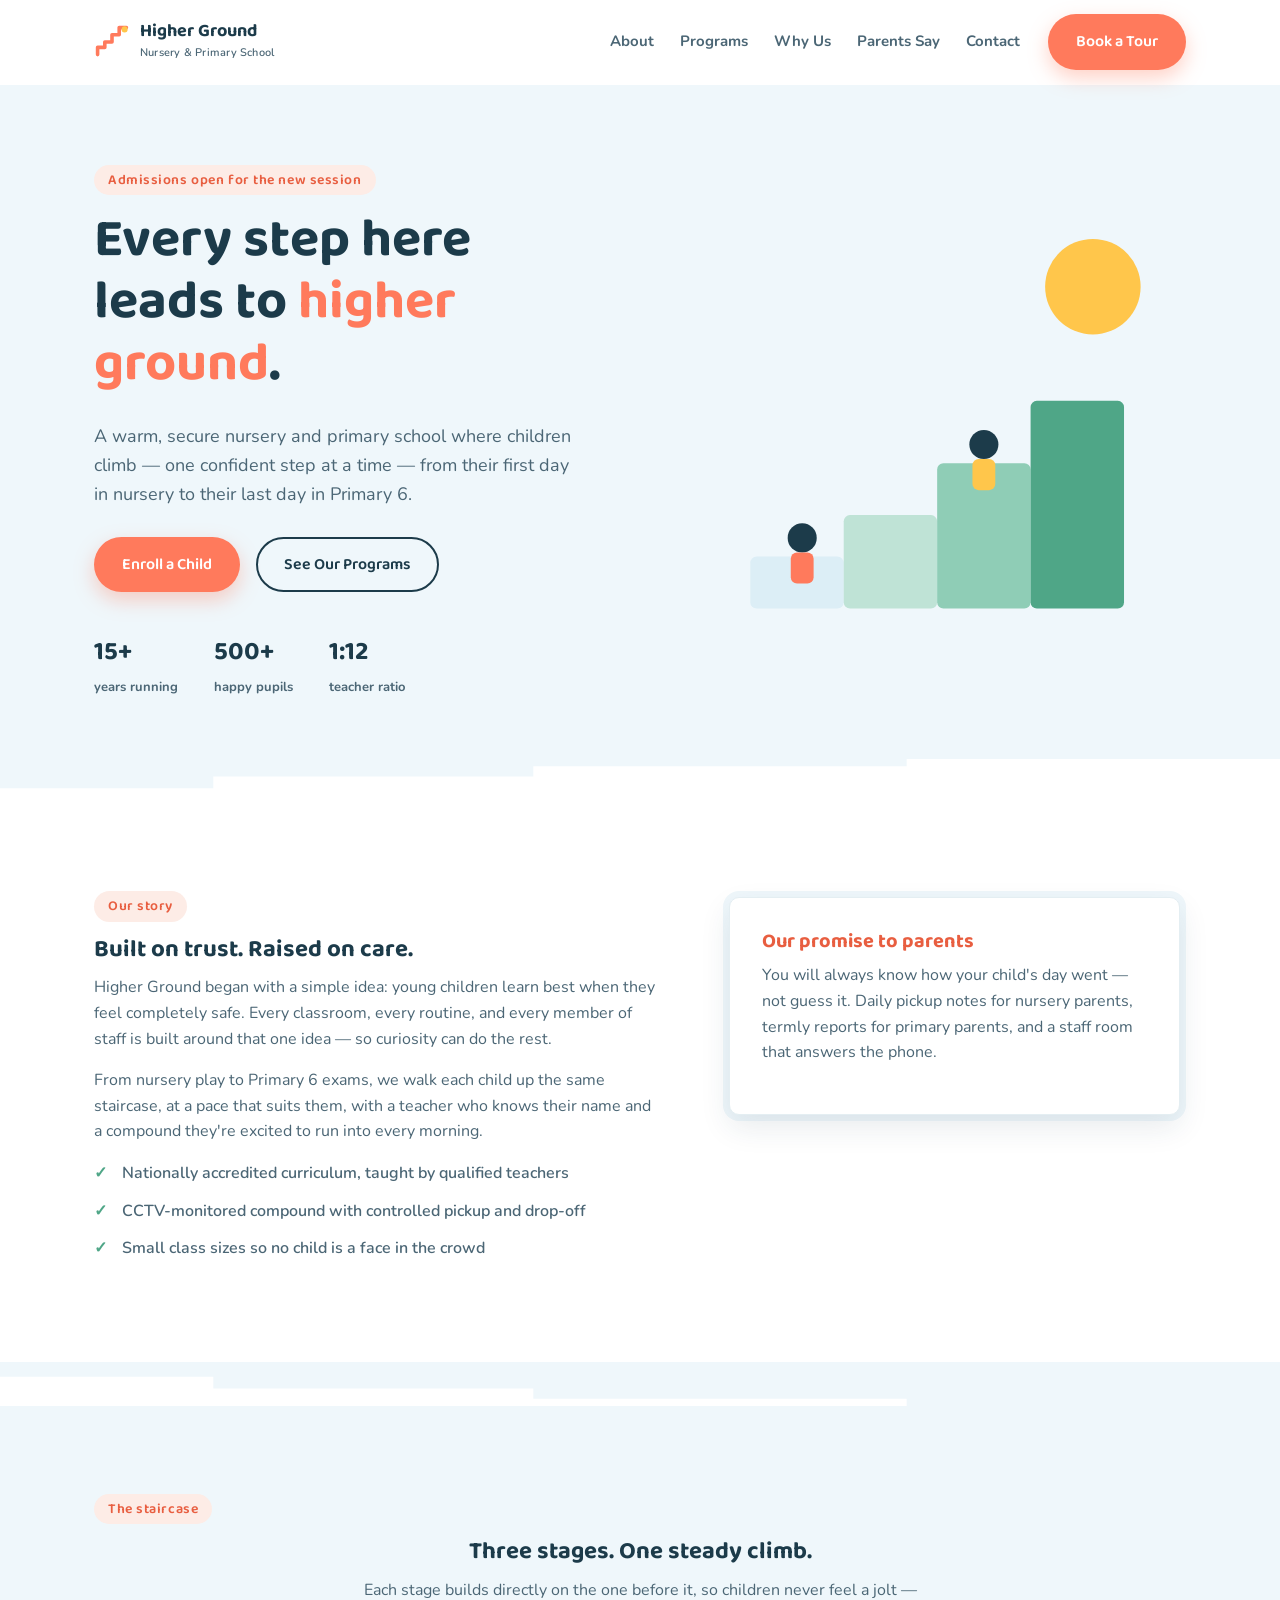
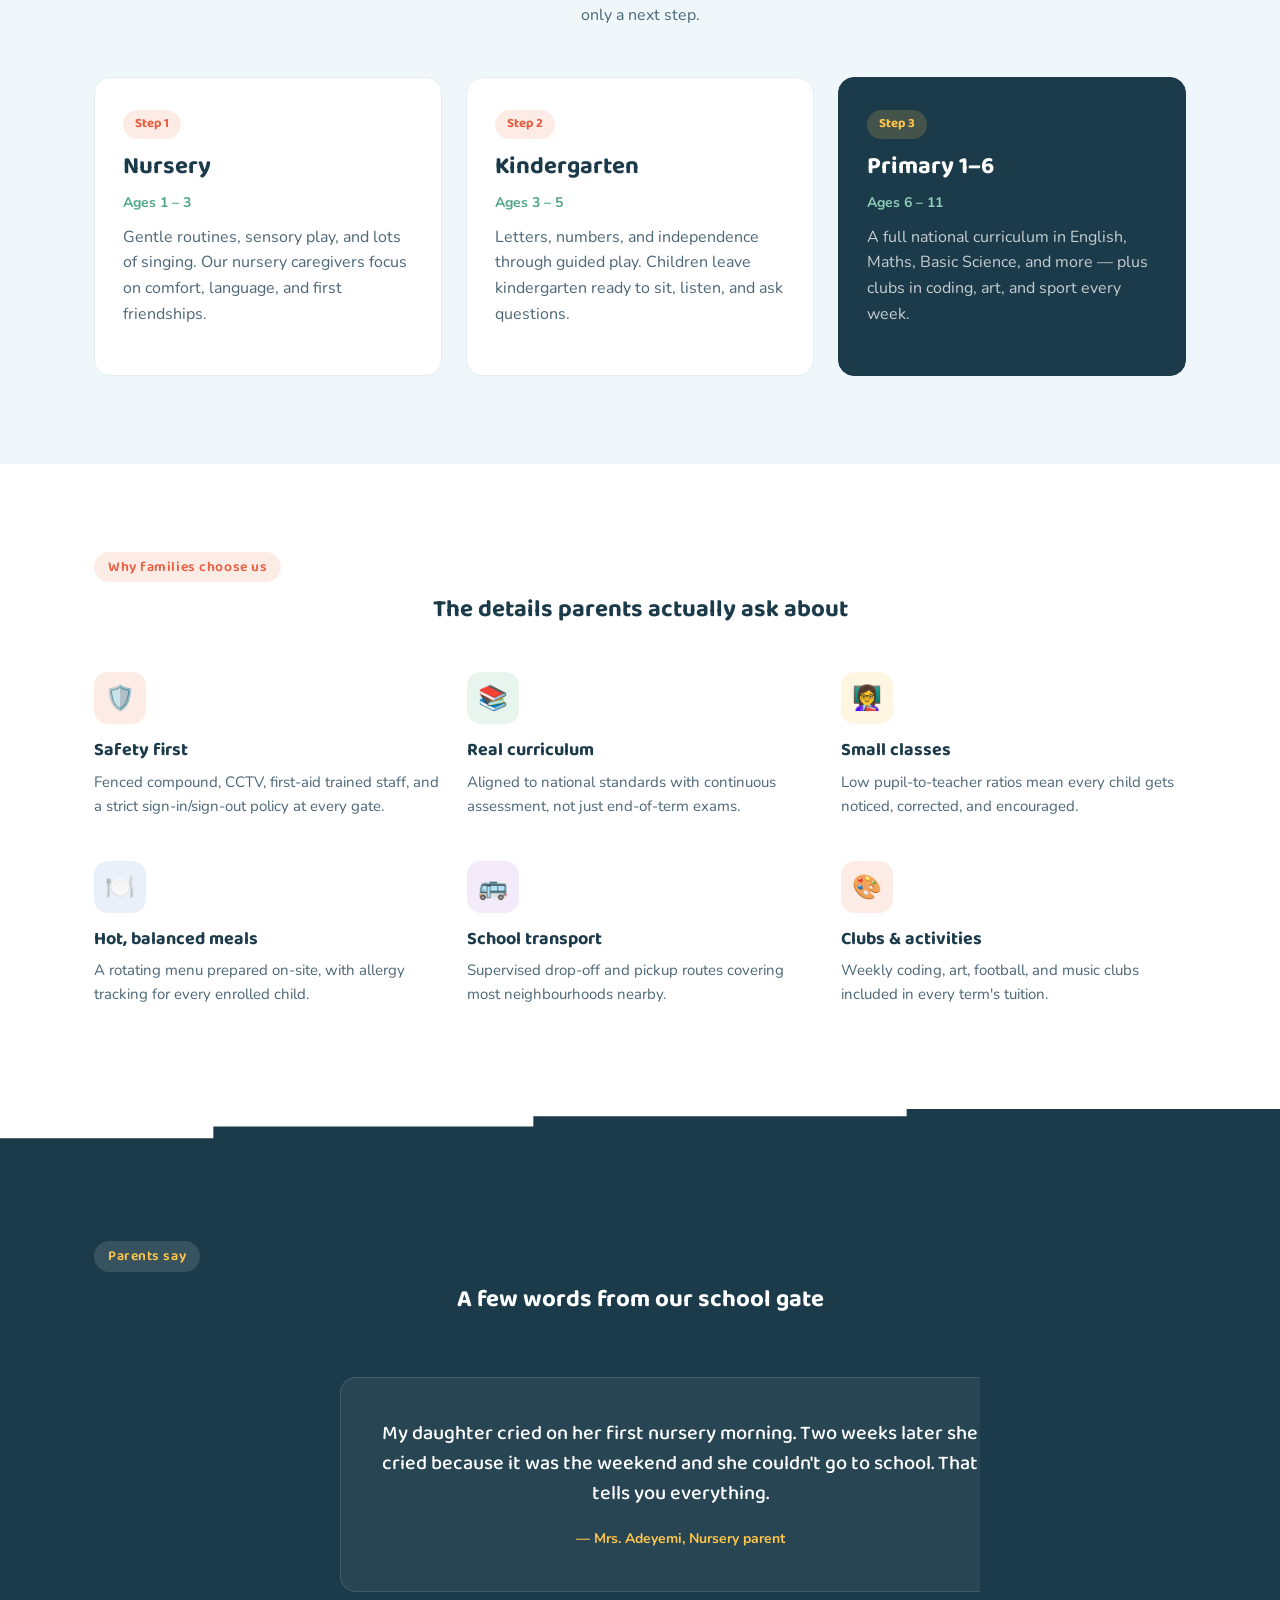
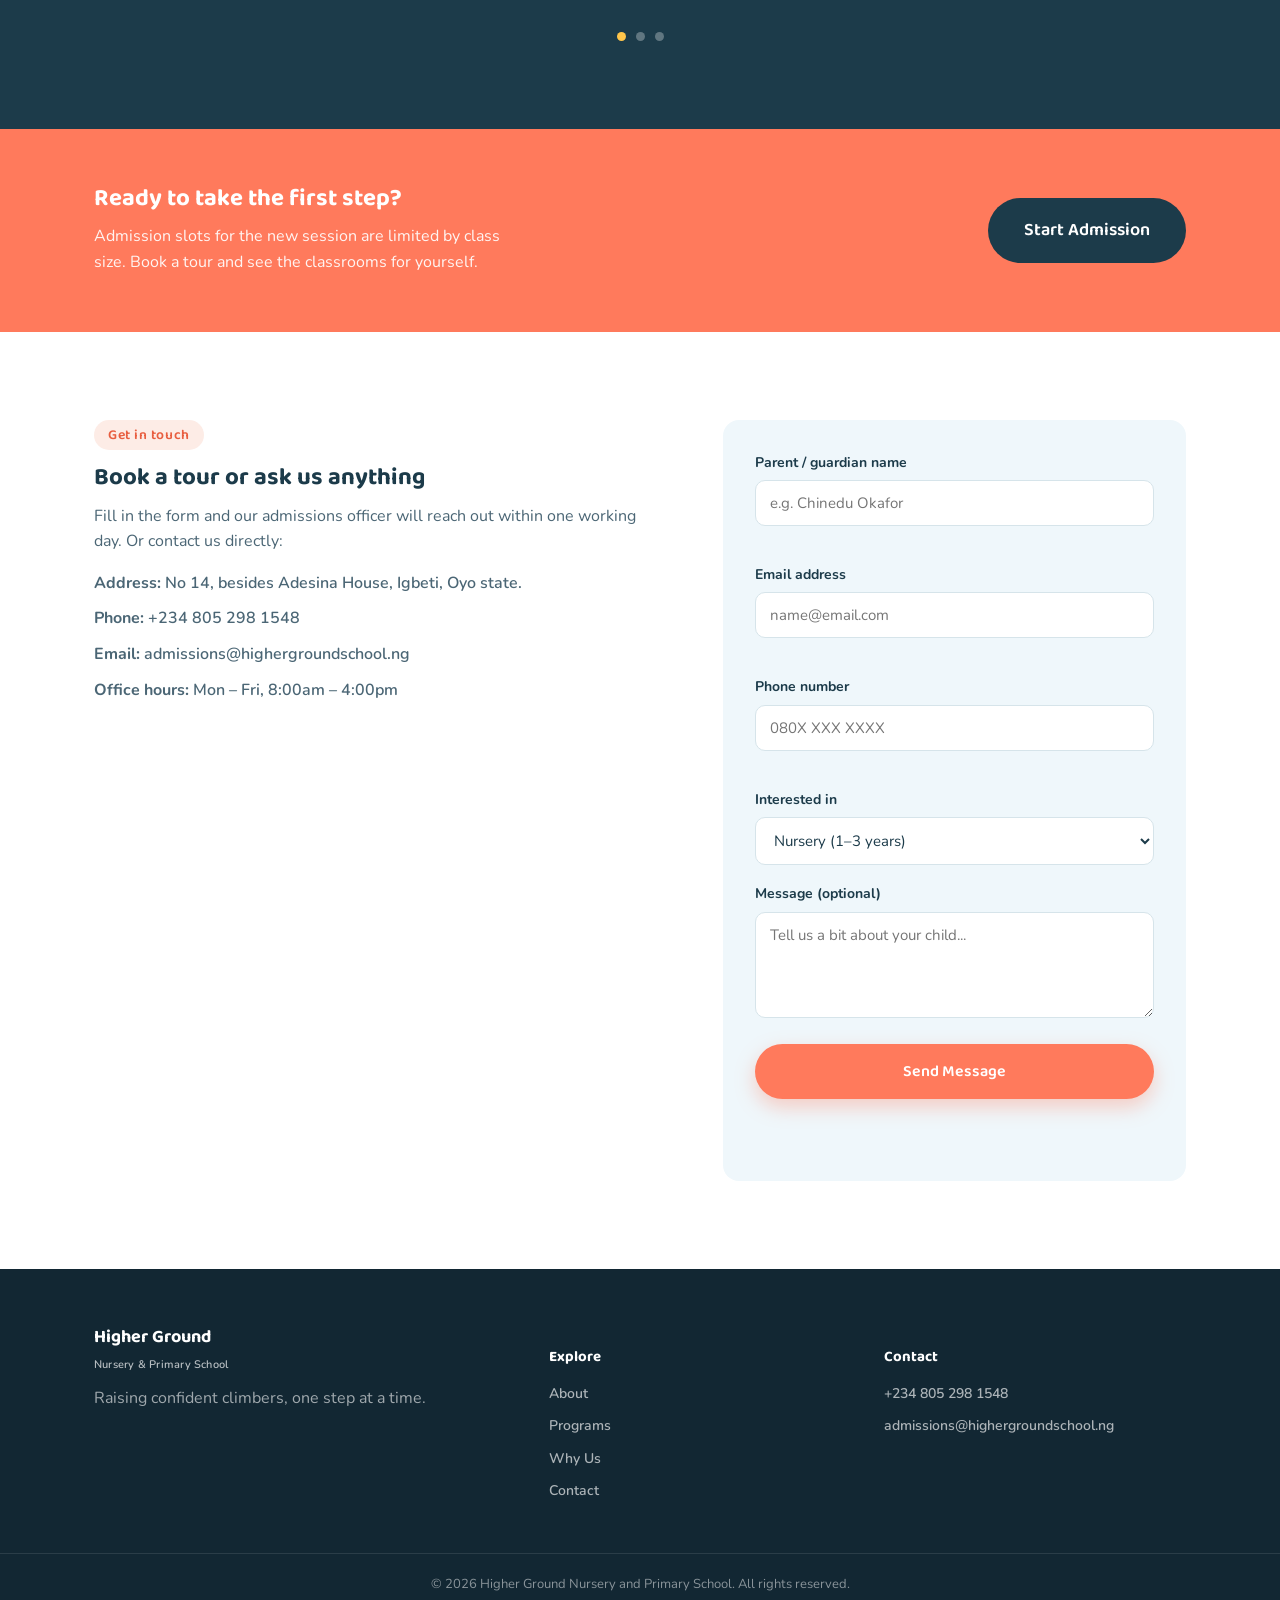
<file: index.html>
<!DOCTYPE html>
<html lang="en">
<head>
<meta charset="UTF-8">
<meta name="viewport" content="width=device-width, initial-scale=1.0">
<title>Higher Ground Nursery and Primary School</title>
<link rel="preconnect" href="https://fonts.googleapis.com">
<link rel="preconnect" href="https://fonts.gstatic.com" crossorigin>
<link href="https://fonts.googleapis.com/css2?family=Baloo+2:wght@500;600;700;800&family=Nunito:wght@400;600;700;800&display=swap" rel="stylesheet">
<link rel="stylesheet" href="styles.css">
</head>
<body>

<!-- ============ NAV ============ -->
<header class="site-header" id="siteHeader">
  <div class="nav-wrap">
    <a href="#top" class="logo">
      <span class="logo-mark" aria-hidden="true">
        <svg viewBox="0 0 40 40" width="36" height="36">
          <path d="M4 34 L4 26 L12 26 L12 20 L20 20 L20 12 L28 12 L28 4 L36 4" fill="none" stroke="#FF7A5C" stroke-width="4" stroke-linecap="round" stroke-linejoin="round"/>
          <circle cx="34" cy="6" r="3.4" fill="#FFC64B"/>
        </svg>
      </span>
      <span class="logo-text">Higher Ground<br><small>Nursery &amp; Primary School</small></span>
    </a>

    <nav class="main-nav" id="mainNav">
      <a href="#about">About</a>
      <a href="#programs">Programs</a>
      <a href="#why-us">Why Us</a>
      <a href="#voices">Parents Say</a>
      <a href="#contact">Contact</a>
    </nav>

    <a href="#contact" class="btn btn-primary nav-cta">Book a Tour</a>

    <button class="menu-toggle" id="menuToggle" aria-label="Open menu" aria-expanded="false">
      <span></span><span></span><span></span>
    </button>
  </div>
</header>

<main id="top">

  <!-- ============ HERO ============ -->
  <section class="hero">
    <div class="hero-inner">
      <div class="hero-copy reveal">
        <p class="eyebrow">Admissions open for the new session</p>
        <h1>Every step here<br>leads to <span class="hl">higher ground</span>.</h1>
        <p class="hero-sub">A warm, secure nursery and primary school where children climb — one confident step at a time — from their first day in nursery to their last day in Primary 6.</p>
        <div class="hero-actions">
          <a href="#contact" class="btn btn-primary">Enroll a Child</a>
          <a href="#programs" class="btn btn-ghost">See Our Programs</a>
        </div>
        <div class="hero-trust">
          <div><strong>15+</strong><span>years running</span></div>
          <div><strong>500+</strong><span>happy pupils</span></div>
          <div><strong>1:12</strong><span>teacher ratio</span></div>
        </div>
      </div>

      <div class="hero-art reveal" aria-hidden="true">
        <svg viewBox="0 0 480 420" class="steps-illustration">
          <circle cx="390" cy="70" r="46" fill="#FFC64B"/>
          <rect x="60" y="330" width="90" height="50" rx="6" fill="#DCEEF6"/>
          <rect x="150" y="290" width="90" height="90" rx="6" fill="#BFE3D6"/>
          <rect x="240" y="240" width="90" height="140" rx="6" fill="#8FCDB6"/>
          <rect x="330" y="180" width="90" height="200" rx="6" fill="#4FA687"/>
          <circle cx="110" cy="312" r="14" fill="#1C3B4A"/>
          <rect x="99" y="326" width="22" height="30" rx="6" fill="#FF7A5C"/>
          <circle cx="285" cy="222" r="14" fill="#1C3B4A"/>
          <rect x="274" y="236" width="22" height="30" rx="6" fill="#FFC64B"/>
        </svg>
      </div>
    </div>

    <div class="step-divider" aria-hidden="true">
      <svg viewBox="0 0 1200 60" preserveAspectRatio="none"><path d="M0 60 L0 40 L200 40 L200 24 L500 24 L500 10 L850 10 L850 0 L1200 0 L1200 60 Z" fill="var(--paper)"/></svg>
    </div>
  </section>

  <!-- ============ ABOUT ============ -->
  <section id="about" class="section about">
    <div class="section-inner two-col">
      <div class="reveal">
        <p class="eyebrow">Our story</p>
        <h2>Built on trust. Raised on care.</h2>
        <p>Higher Ground began with a simple idea: young children learn best when they feel completely safe. Every classroom, every routine, and every member of staff is built around that one idea &mdash; so curiosity can do the rest.</p>
        <p>From nursery play to Primary 6 exams, we walk each child up the same staircase, at a pace that suits them, with a teacher who knows their name and a compound they're excited to run into every morning.</p>
        <ul class="check-list">
          <li>Nationally accredited curriculum, taught by qualified teachers</li>
          <li>CCTV-monitored compound with controlled pickup and drop-off</li>
          <li>Small class sizes so no child is a face in the crowd</li>
        </ul>
      </div>
      <div class="about-card reveal">
        <div class="about-card-inner">
          <h3>Our promise to parents</h3>
          <p>You will always know how your child's day went &mdash; not guess it. Daily pickup notes for nursery parents, termly reports for primary parents, and a staff room that answers the phone.</p>
        </div>
      </div>
    </div>
  </section>

  <div class="step-divider flip" aria-hidden="true">
    <svg viewBox="0 0 1200 60" preserveAspectRatio="none"><path d="M0 0 L0 20 L200 20 L200 36 L500 36 L500 50 L850 50 L850 60 L1200 60 L1200 0 Z" fill="var(--sky-tint)"/></svg>
  </div>

  <!-- ============ PROGRAMS ============ -->
  <section id="programs" class="section programs">
    <div class="section-inner">
      <p class="eyebrow center">The staircase</p>
      <h2 class="center">Three stages. One steady climb.</h2>
      <p class="section-lead center">Each stage builds directly on the one before it, so children never feel a jolt &mdash; only a next step.</p>

      <div class="program-grid">
        <article class="program-card reveal">
          <span class="step-num">Step 1</span>
          <h3>Nursery</h3>
          <p class="age-range">Ages 1 &ndash; 3</p>
          <p>Gentle routines, sensory play, and lots of singing. Our nursery caregivers focus on comfort, language, and first friendships.</p>
        </article>
        <article class="program-card reveal">
          <span class="step-num">Step 2</span>
          <h3>Kindergarten</h3>
          <p class="age-range">Ages 3 &ndash; 5</p>
          <p>Letters, numbers, and independence through guided play. Children leave kindergarten ready to sit, listen, and ask questions.</p>
        </article>
        <article class="program-card reveal featured">
          <span class="step-num">Step 3</span>
          <h3>Primary 1&ndash;6</h3>
          <p class="age-range">Ages 6 &ndash; 11</p>
          <p>A full national curriculum in English, Maths, Basic Science, and more &mdash; plus clubs in coding, art, and sport every week.</p>
        </article>
      </div>
    </div>
  </section>

  <!-- ============ WHY US ============ -->
  <section id="why-us" class="section why-us">
    <div class="section-inner">
      <p class="eyebrow center">Why families choose us</p>
      <h2 class="center">The details parents actually ask about</h2>

      <div class="feature-grid">
        <div class="feature reveal">
          <div class="feature-icon" style="background:#FDECE6;">🛡️</div>
          <h3>Safety first</h3>
          <p>Fenced compound, CCTV, first-aid trained staff, and a strict sign-in/sign-out policy at every gate.</p>
        </div>
        <div class="feature reveal">
          <div class="feature-icon" style="background:#E8F5EE;">📚</div>
          <h3>Real curriculum</h3>
          <p>Aligned to national standards with continuous assessment, not just end-of-term exams.</p>
        </div>
        <div class="feature reveal">
          <div class="feature-icon" style="background:#FFF6E2;">👩‍🏫</div>
          <h3>Small classes</h3>
          <p>Low pupil-to-teacher ratios mean every child gets noticed, corrected, and encouraged.</p>
        </div>
        <div class="feature reveal">
          <div class="feature-icon" style="background:#E9F0FA;">🍽️</div>
          <h3>Hot, balanced meals</h3>
          <p>A rotating menu prepared on-site, with allergy tracking for every enrolled child.</p>
        </div>
        <div class="feature reveal">
          <div class="feature-icon" style="background:#F3EBFA;">🚌</div>
          <h3>School transport</h3>
          <p>Supervised drop-off and pickup routes covering most neighbourhoods nearby.</p>
        </div>
        <div class="feature reveal">
          <div class="feature-icon" style="background:#FDECE6;">🎨</div>
          <h3>Clubs &amp; activities</h3>
          <p>Weekly coding, art, football, and music clubs included in every term's tuition.</p>
        </div>
      </div>
    </div>
  </section>

  <div class="step-divider" aria-hidden="true">
    <svg viewBox="0 0 1200 60" preserveAspectRatio="none"><path d="M0 60 L0 40 L200 40 L200 24 L500 24 L500 10 L850 10 L850 0 L1200 0 L1200 60 Z" fill="var(--ink)"/></svg>
  </div>

  <!-- ============ TESTIMONIALS ============ -->
  <section id="voices" class="section voices">
    <div class="section-inner">
      <p class="eyebrow center light">Parents say</p>
      <h2 class="center light">A few words from our school gate</h2>

      <div class="testimonial-slider" id="testiSlider">
        <div class="testimonial-track" id="testiTrack">
          <blockquote class="testimonial">
            <p>My daughter cried on her first nursery morning. Two weeks later she cried because it was the weekend and she couldn't go to school. That tells you everything.</p>
            <footer>&mdash; Mrs. Adeyemi, Nursery parent</footer>
          </blockquote>
          <blockquote class="testimonial">
            <p>The teachers actually call you back. When my son was struggling with Maths, they flagged it before I even noticed on the report card.</p>
            <footer>&mdash; Mr. Okafor, Primary 4 parent</footer>
          </blockquote>
          <blockquote class="testimonial">
            <p>We moved him from a bigger school and the difference was immediate &mdash; smaller classes really do mean he's not just a number here.</p>
            <footer>&mdash; Mrs. Bello, Primary 2 parent</footer>
          </blockquote>
        </div>
        <div class="testi-dots" id="testiDots"></div>
      </div>
    </div>
  </section>

  <!-- ============ ADMISSIONS CTA ============ -->
  <section class="cta-banner">
    <div class="section-inner cta-inner">
      <div>
        <h2>Ready to take the first step?</h2>
        <p>Admission slots for the new session are limited by class size. Book a tour and see the classrooms for yourself.</p>
      </div>
      <a href="#contact" class="btn btn-primary btn-lg">Start Admission</a>
    </div>
  </section>

  <!-- ============ CONTACT ============ -->
  <section id="contact" class="section contact">
    <div class="section-inner two-col">
      <div class="reveal">
        <p class="eyebrow">Get in touch</p>
        <h2>Book a tour or ask us anything</h2>
        <p>Fill in the form and our admissions officer will reach out within one working day. Or contact us directly:</p>
        <ul class="contact-details">
          <li><strong>Address:</strong> No 14, besides Adesina House, Igbeti, Oyo state.</li>
          <li><strong>Phone:</strong> +234 805 298 1548</li>
          <li><strong>Email:</strong> admissions@highergroundschool.ng</li>
          <li><strong>Office hours:</strong> Mon &ndash; Fri, 8:00am &ndash; 4:00pm</li>
        </ul>
      </div>

      <form class="contact-form reveal" id="contactForm" novalidate>
        <div class="form-row">
          <label for="parentName">Parent / guardian name</label>
          <input type="text" id="parentName" name="parentName" placeholder="e.g. Chinedu Okafor" required>
          <span class="error-msg" id="err-parentName"></span>
        </div>
        <div class="form-row">
          <label for="email">Email address</label>
          <input type="email" id="email" name="email" placeholder="name@email.com" required>
          <span class="error-msg" id="err-email"></span>
        </div>
        <div class="form-row">
          <label for="phone">Phone number</label>
          <input type="tel" id="phone" name="phone" placeholder="080X XXX XXXX" required>
          <span class="error-msg" id="err-phone"></span>
        </div>
        <div class="form-row">
          <label for="stage">Interested in</label>
          <select id="stage" name="stage">
            <option value="Nursery">Nursery (1&ndash;3 years)</option>
            <option value="Kindergarten">Kindergarten (3&ndash;5 years)</option>
            <option value="Primary">Primary 1&ndash;6</option>
          </select>
        </div>
        <div class="form-row">
          <label for="message">Message (optional)</label>
          <textarea id="message" name="message" rows="4" placeholder="Tell us a bit about your child..."></textarea>
        </div>
        <button type="submit" class="btn btn-primary btn-block">Send Message</button>
        <p class="form-success" id="formSuccess" role="status" aria-live="polite"></p>
      </form>
    </div>
  </section>

</main>

<!-- ============ FOOTER ============ -->
<footer class="site-footer">
  <div class="section-inner footer-inner">
    <div class="footer-brand">
      <span class="logo-text light">Higher Ground<br><small>Nursery &amp; Primary School</small></span>
      <p>Raising confident climbers, one step at a time.</p>
    </div>
    <div class="footer-links">
      <h4>Explore</h4>
      <a href="#about">About</a>
      <a href="#programs">Programs</a>
      <a href="#why-us">Why Us</a>
      <a href="#contact">Contact</a>
    </div>
    <div class="footer-links">
      <h4>Contact</h4>
      <a href="tel:+234 805 298 1548">+234 805 298 1548</a>
      <a href="mailto:admissions@highergroundschool.ng">admissions@highergroundschool.ng</a>
    </div>
  </div>
  <div class="footer-bottom">&copy; <span id="year"></span> Higher Ground Nursery and Primary School. All rights reserved.</div>
</footer>

<button class="back-to-top" id="backToTop" aria-label="Back to top">↑</button>

<script src="script.js"></script>
</body>
</html>
</file>
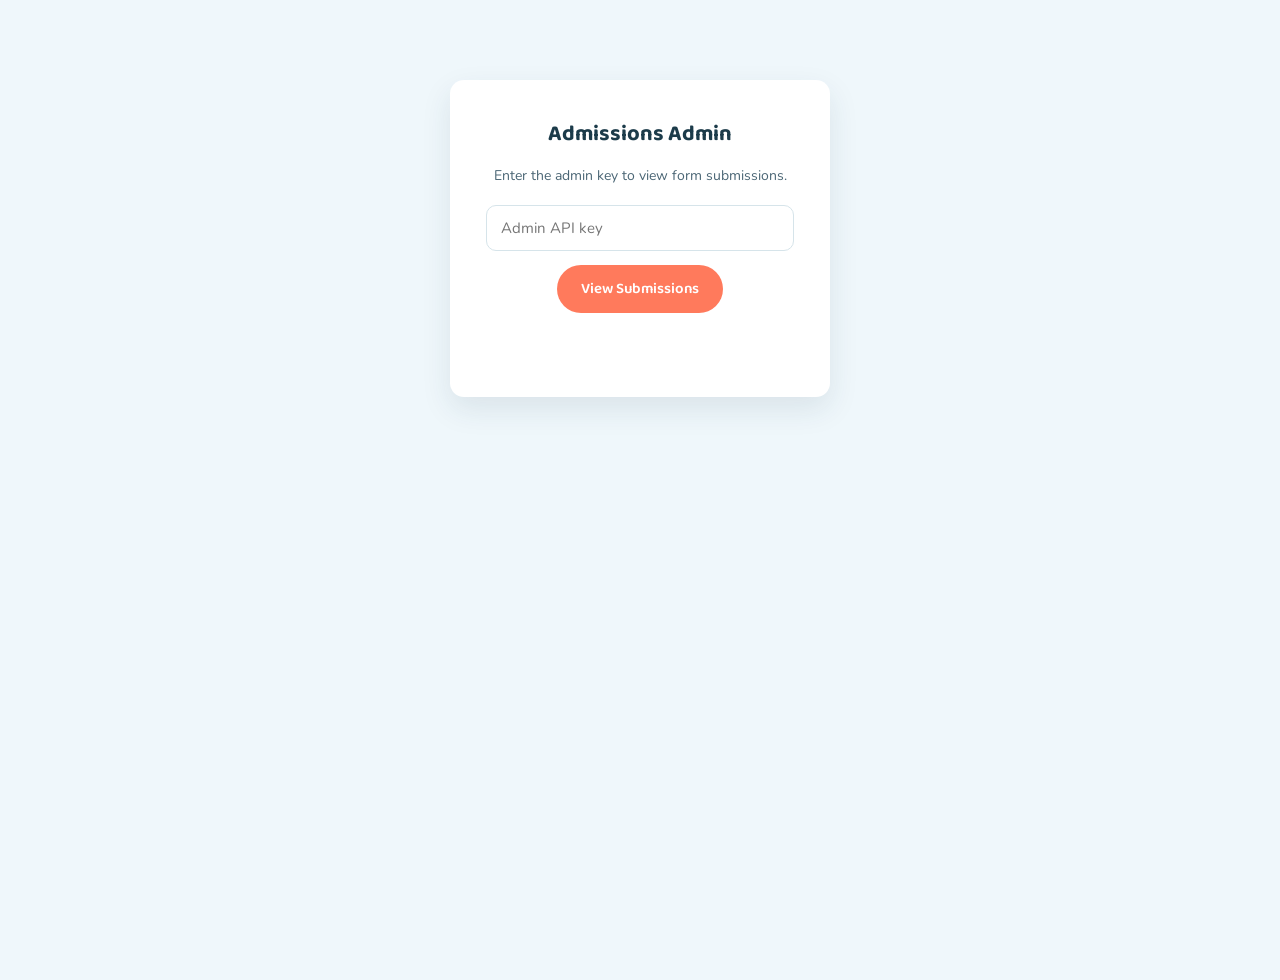
<file: admin.html>
<!DOCTYPE html>
<html lang="en">
<head>
<meta charset="UTF-8">
<meta name="viewport" content="width=device-width, initial-scale=1.0">
<title>Admissions Admin — Higher Ground</title>
<meta name="robots" content="noindex, nofollow">
<link rel="preconnect" href="https://fonts.googleapis.com">
<link href="https://fonts.googleapis.com/css2?family=Baloo+2:wght@600;700&family=Nunito:wght@400;600;700;800&display=swap" rel="stylesheet">
<style>
  :root{
    --sky-tint:#EFF7FB; --paper:#FFFFFF; --ink:#1C3B4A; --ink-soft:#4B6675;
    --sun:#FFC64B; --coral:#FF7A5C; --coral-dark:#E85E40; --leaf:#4FA687;
    --radius:14px; --shadow:0 12px 30px rgba(28,59,74,0.10);
    --font-display:'Baloo 2', sans-serif; --font-body:'Nunito', sans-serif;
  }
  *{box-sizing:border-box;}
  body{
    margin:0; font-family:var(--font-body); background:var(--sky-tint); color:var(--ink);
    min-height:100vh;
  }
  .wrap{max-width:1000px;margin:0 auto;padding:40px 24px 80px;}
  h1{font-family:var(--font-display);font-size:28px;margin:0 0 6px;}
  .subtitle{color:var(--ink-soft);margin:0 0 32px;font-weight:600;}

  /* Login screen */
  .login-card{
    max-width:380px;margin:80px auto;background:var(--paper);border-radius:var(--radius);
    padding:36px;box-shadow:var(--shadow);text-align:center;
  }
  .login-card h1{font-size:22px;}
  .login-card p{color:var(--ink-soft);font-size:14px;margin-bottom:20px;}
  input[type="password"]{
    width:100%;padding:12px 14px;border-radius:10px;border:1.5px solid #D6E4EA;
    font-size:15px;font-family:var(--font-body);margin-bottom:14px;
  }
  input[type="password"]:focus{outline:none;border-color:var(--coral);}
  button{
    font-family:var(--font-display);font-weight:600;font-size:15px;
    background:var(--coral);color:#fff;border:none;border-radius:999px;
    padding:12px 24px;cursor:pointer;transition:background .15s ease;
  }
  button:hover{background:var(--coral-dark);}
  button:disabled{opacity:.6;cursor:not-allowed;}
  .login-error{color:#E24B4A;font-weight:700;font-size:13px;min-height:18px;margin-top:10px;}

  /* Dashboard */
  .top-bar{display:flex;justify-content:space-between;align-items:center;flex-wrap:wrap;gap:12px;margin-bottom:24px;}
  .stat-pill{
    display:inline-block;background:var(--paper);border-radius:999px;padding:8px 18px;
    font-weight:700;font-size:14px;box-shadow:var(--shadow);
  }
  .stat-pill strong{color:var(--coral-dark);}
  .btn-secondary{background:var(--ink);}
  .btn-secondary:hover{background:#0f2530;}
  .actions{display:flex;gap:10px;}

  table{
    width:100%;border-collapse:collapse;background:var(--paper);border-radius:var(--radius);
    overflow:hidden;box-shadow:var(--shadow);
  }
  thead th{
    text-align:left;font-family:var(--font-display);font-size:13px;text-transform:uppercase;
    letter-spacing:.03em;color:var(--ink-soft);background:#F5FAFC;padding:14px 16px;
    border-bottom:1px solid #E4EEF2;
  }
  tbody td{padding:14px 16px;border-bottom:1px solid #EEF3F5;font-size:14px;vertical-align:top;}
  tbody tr:last-child td{border-bottom:none;}
  tbody tr:hover{background:#FAFDFE;}
  .stage-badge{
    display:inline-block;padding:3px 10px;border-radius:999px;font-weight:700;font-size:12px;
  }
  .stage-Nursery{background:#FFF6E2;color:#B8860B;}
  .stage-Kindergarten{background:#E8F5EE;color:var(--leaf);}
  .stage-Primary{background:#FDECE6;color:var(--coral-dark);}
  .msg-cell{max-width:220px;color:var(--ink-soft);}
  .empty-state, .loading-state{
    text-align:center;padding:60px 20px;color:var(--ink-soft);font-weight:600;
  }
  .pager{display:flex;justify-content:center;gap:10px;margin-top:20px;}
  .pager button{background:var(--paper);color:var(--ink);border:1.5px solid #D6E4EA;}
  .pager button:hover{background:#F5FAFC;}
  .pager span{align-self:center;font-weight:700;font-size:14px;color:var(--ink-soft);}
  .delete-btn{
    background:transparent;color:#E24B4A;border:1.5px solid #F3C6C6;
    padding:6px 14px;font-size:13px;border-radius:999px;
  }
  .delete-btn:hover{background:#FDECEC;}
  .delete-btn:disabled{opacity:.5;cursor:not-allowed;}

  .hidden{display:none;}
</style>
</head>
<body>

<!-- ===== LOGIN SCREEN ===== -->
<div class="login-card" id="loginCard">
  <h1>Admissions Admin</h1>
  <p>Enter the admin key to view form submissions.</p>
  <input type="password" id="apiKeyInput" placeholder="Admin API key" autocomplete="off">
  <button id="loginBtn">View Submissions</button>
  <p class="login-error" id="loginError"></p>
</div>

<!-- ===== DASHBOARD ===== -->
<div class="wrap hidden" id="dashboard">
  <h1>Admissions Submissions</h1>
  <p class="subtitle">Higher Ground Nursery and Primary School</p>

  <div class="top-bar">
    <span class="stat-pill">Total: <strong id="totalCount">0</strong></span>
    <div class="actions">
      <button id="refreshBtn">Refresh</button>
      <button class="btn-secondary" id="logoutBtn">Log out</button>
    </div>
  </div>

  <div id="loadingState" class="loading-state hidden">Loading submissions...</div>
  <div id="emptyState" class="empty-state hidden">No submissions yet.</div>
  <div id="errorState" class="empty-state hidden" style="color:#E24B4A;"></div>

  <table id="submissionsTable" class="hidden">
    <thead>
      <tr>
        <th>Date</th>
        <th>Parent</th>
        <th>Email</th>
        <th>Phone</th>
        <th>Stage</th>
        <th>Message</th>
        <th>Actions</th>
      </tr>
    </thead>
    <tbody id="tableBody"></tbody>
  </table>

  <div class="pager hidden" id="pager">
    <button id="prevBtn">← Previous</button>
    <span id="pageLabel">Page 1</span>
    <button id="nextBtn">Next →</button>
  </div>
</div>

<script>
(function () {
  // Set this to your live backend URL (no trailing slash).
  var API_BASE = 'https://higher-ground-backend-production.up.railway.app';

  var PAGE_SIZE = 25;
  var offset = 0;
  var currentApiKey = '';

  var loginCard = document.getElementById('loginCard');
  var dashboard = document.getElementById('dashboard');
  var apiKeyInput = document.getElementById('apiKeyInput');
  var loginBtn = document.getElementById('loginBtn');
  var loginError = document.getElementById('loginError');
  var logoutBtn = document.getElementById('logoutBtn');
  var refreshBtn = document.getElementById('refreshBtn');
  var totalCount = document.getElementById('totalCount');
  var loadingState = document.getElementById('loadingState');
  var emptyState = document.getElementById('emptyState');
  var errorState = document.getElementById('errorState');
  var table = document.getElementById('submissionsTable');
  var tableBody = document.getElementById('tableBody');
  var pager = document.getElementById('pager');
  var pageLabel = document.getElementById('pageLabel');
  var prevBtn = document.getElementById('prevBtn');
  var nextBtn = document.getElementById('nextBtn');

  function escapeHtml(str) {
    var div = document.createElement('div');
    div.textContent = str == null ? '' : String(str);
    return div.innerHTML;
  }

  function formatDate(iso) {
    var d = new Date(iso);
    if (isNaN(d.getTime())) return iso;
    return d.toLocaleString(undefined, {
      year: 'numeric', month: 'short', day: 'numeric', hour: '2-digit', minute: '2-digit',
    });
  }

  function showOnly(el) {
    [loadingState, emptyState, errorState, table, pager].forEach(function (e) {
      e.classList.add('hidden');
    });
    if (el) el.classList.remove('hidden');
  }

  function loadSubmissions() {
    showOnly(loadingState);

    fetch(API_BASE + '/api/submissions?limit=' + PAGE_SIZE + '&offset=' + offset, {
      headers: { 'x-api-key': currentApiKey },
    })
      .then(function (res) {
        if (res.status === 401) throw new Error('UNAUTHORIZED');
        if (!res.ok) throw new Error('Request failed (status ' + res.status + ')');
        return res.json();
      })
      .then(function (data) {
        totalCount.textContent = data.total;

        if (!data.submissions.length) {
          showOnly(emptyState);
          pager.classList.add('hidden');
          return;
        }

        tableBody.innerHTML = data.submissions.map(function (s) {
          var stageClass = 'stage-' + (s.stage || '').replace(/[^A-Za-z]/g, '');
          return '<tr data-id="' + s.id + '">' +
            '<td>' + escapeHtml(formatDate(s.created_at)) + '</td>' +
            '<td>' + escapeHtml(s.parent_name) + '</td>' +
            '<td>' + escapeHtml(s.email) + '</td>' +
            '<td>' + escapeHtml(s.phone) + '</td>' +
            '<td><span class="stage-badge ' + stageClass + '">' + escapeHtml(s.stage) + '</span></td>' +
            '<td class="msg-cell">' + (s.message ? escapeHtml(s.message) : '<em>&mdash;</em>') + '</td>' +
            '<td><button class="delete-btn" data-delete-id="' + s.id + '">Delete</button></td>' +
            '</tr>';
        }).join('');

        showOnly(table);
        pager.classList.remove('hidden');
        pageLabel.textContent = 'Page ' + (Math.floor(offset / PAGE_SIZE) + 1);
        prevBtn.disabled = offset === 0;
        nextBtn.disabled = offset + PAGE_SIZE >= data.total;
      })
      .catch(function (err) {
        if (err.message === 'UNAUTHORIZED') {
          // Key was valid at login but stopped working (e.g. rotated) -- send back to login.
          logout();
          loginError.textContent = 'Session expired or key is invalid. Please log in again.';
          return;
        }
        errorState.textContent = 'Could not load submissions: ' + err.message;
        showOnly(errorState);
      });
  }

  function deleteSubmissionRow(id, btn) {
    if (!confirm('Delete this submission? This cannot be undone.')) return;

    btn.disabled = true;
    btn.textContent = 'Deleting...';

    fetch(API_BASE + '/api/submissions/' + id, {
      method: 'DELETE',
      headers: { 'x-api-key': currentApiKey },
    })
      .then(function (res) {
        if (res.status === 401) throw new Error('UNAUTHORIZED');
        if (!res.ok) return res.json().then(function (d) { throw new Error(d.error || 'Delete failed'); });
        return res.json();
      })
      .then(function () {
        loadSubmissions();
      })
      .catch(function (err) {
        if (err.message === 'UNAUTHORIZED') {
          logout();
          loginError.textContent = 'Session expired or key is invalid. Please log in again.';
          return;
        }
        alert('Could not delete: ' + err.message);
        btn.disabled = false;
        btn.textContent = 'Delete';
      });
  }

  tableBody.addEventListener('click', function (e) {
    var btn = e.target.closest('[data-delete-id]');
    if (!btn) return;
    deleteSubmissionRow(btn.getAttribute('data-delete-id'), btn);
  });

  function login() {
    var key = apiKeyInput.value.trim();
    if (!key) {
      loginError.textContent = 'Please enter the admin key.';
      return;
    }
    loginError.textContent = '';
    loginBtn.disabled = true;
    loginBtn.textContent = 'Checking...';

    fetch(API_BASE + '/api/submissions?limit=1', { headers: { 'x-api-key': key } })
      .then(function (res) {
        if (res.status === 401) throw new Error('Incorrect admin key.');
        if (!res.ok) throw new Error('Server error (status ' + res.status + ')');
        currentApiKey = key;
        sessionStorage.setItem('hg_admin_key', key);
        loginCard.classList.add('hidden');
        dashboard.classList.remove('hidden');
        offset = 0;
        loadSubmissions();
      })
      .catch(function (err) {
        loginError.textContent = err.message;
      })
      .finally(function () {
        loginBtn.disabled = false;
        loginBtn.textContent = 'View Submissions';
      });
  }

  function logout() {
    currentApiKey = '';
    sessionStorage.removeItem('hg_admin_key');
    dashboard.classList.add('hidden');
    loginCard.classList.remove('hidden');
    apiKeyInput.value = '';
    offset = 0;
  }

  loginBtn.addEventListener('click', login);
  apiKeyInput.addEventListener('keydown', function (e) {
    if (e.key === 'Enter') login();
  });
  logoutBtn.addEventListener('click', logout);
  refreshBtn.addEventListener('click', loadSubmissions);
  prevBtn.addEventListener('click', function () {
    offset = Math.max(0, offset - PAGE_SIZE);
    loadSubmissions();
  });
  nextBtn.addEventListener('click', function () {
    offset += PAGE_SIZE;
    loadSubmissions();
  });

  // Auto-login if a key was saved earlier this browser tab session.
  var savedKey = sessionStorage.getItem('hg_admin_key');
  if (savedKey) {
    apiKeyInput.value = savedKey;
    login();
  }
})();
</script>
</body>
</html>
</file>
<file: styles.css>
/* ===== Tokens ===== */
:root{
  --sky-tint:#EFF7FB;
  --paper:#FFFFFF;
  --ink:#1C3B4A;
  --ink-soft:#4B6675;
  --sun:#FFC64B;
  --coral:#FF7A5C;
  --coral-dark:#E85E40;
  --leaf:#4FA687;
  --leaf-soft:#8FCDB6;
  --radius:16px;
  --radius-sm:10px;
  --shadow:0 12px 30px rgba(28,59,74,0.10);
  --font-display:'Baloo 2', sans-serif;
  --font-body:'Nunito', sans-serif;
  --max:1140px;
}

*{box-sizing:border-box;}
html{scroll-behavior:smooth;}
body{
  margin:0;
  font-family:var(--font-body);
  color:var(--ink);
  background:var(--paper);
  line-height:1.6;
}
img,svg{display:block;max-width:100%;}
h1,h2,h3{font-family:var(--font-display);line-height:1.15;margin:0 0 .5em;font-weight:700;}
p{margin:0 0 1em;color:var(--ink-soft);}
a{color:inherit;text-decoration:none;}
ul{padding:0;margin:0;list-style:none;}

.section-inner{max-width:var(--max);margin:0 auto;padding:0 24px;}
.section{padding:88px 0;}
.two-col{display:grid;grid-template-columns:1.1fr .9fr;gap:64px;align-items:start;}
.center{text-align:center;margin-left:auto;margin-right:auto;}
.section-lead{max-width:560px;}

.eyebrow{
  display:inline-block;
  font-family:var(--font-display);
  font-weight:600;
  font-size:14px;
  letter-spacing:.04em;
  color:var(--coral-dark);
  background:#FDECE6;
  padding:4px 14px;
  border-radius:999px;
  margin-bottom:14px;
}
.eyebrow.light{background:rgba(255,255,255,0.12);color:var(--sun);}

/* ===== Buttons ===== */
.btn{
  display:inline-flex;align-items:center;justify-content:center;
  font-family:var(--font-display);font-weight:600;font-size:16px;
  padding:13px 26px;border-radius:999px;border:2px solid transparent;
  cursor:pointer;transition:transform .15s ease, box-shadow .15s ease, background .15s ease;
}
.btn:hover{transform:translateY(-2px);}
.btn-primary{background:var(--coral);color:#fff;box-shadow:0 8px 20px rgba(255,122,92,0.35);}
.btn-primary:hover{background:var(--coral-dark);}
.btn-ghost{background:transparent;border-color:var(--ink);color:var(--ink);}
.btn-ghost:hover{background:var(--ink);color:#fff;}
.btn-lg{padding:16px 34px;font-size:18px;}
.btn-block{width:100%;}

/* ===== Header ===== */
.site-header{
  position:sticky;top:0;z-index:50;
  background:rgba(255,255,255,0.9);
  backdrop-filter:blur(8px);
  border-bottom:1px solid transparent;
  transition:box-shadow .2s ease, border-color .2s ease;
}
.site-header.scrolled{box-shadow:0 4px 20px rgba(28,59,74,0.08);border-bottom-color:#EAEFF2;}
.nav-wrap{
  max-width:var(--max);margin:0 auto;padding:14px 24px;
  display:flex;align-items:center;gap:28px;
}
.logo{display:flex;align-items:center;gap:10px;margin-right:auto;}
.logo-text{font-family:var(--font-display);font-weight:700;font-size:18px;line-height:1.1;color:var(--ink);}
.logo-text small{font-family:var(--font-body);font-weight:600;font-size:11px;color:var(--ink-soft);letter-spacing:.02em;}
.logo-text.light{color:#fff;}
.logo-text.light small{color:rgba(255,255,255,0.7);}

.main-nav{display:flex;gap:26px;}
.main-nav a{font-weight:700;font-size:15px;color:var(--ink-soft);padding:6px 0;border-bottom:2px solid transparent;transition:color .15s, border-color .15s;}
.main-nav a:hover{color:var(--coral);border-color:var(--coral);}
.nav-cta{white-space:nowrap;}

.menu-toggle{display:none;flex-direction:column;gap:5px;background:none;border:none;cursor:pointer;padding:8px;}
.menu-toggle span{width:24px;height:2.5px;background:var(--ink);border-radius:2px;transition:transform .2s ease, opacity .2s ease;}

/* ===== Hero ===== */
.hero{background:var(--sky-tint);position:relative;overflow:hidden;}
.hero-inner{
  max-width:var(--max);margin:0 auto;padding:80px 24px 60px;
  display:grid;grid-template-columns:1fr .9fr;gap:40px;align-items:center;
}
.hero h1{font-size:clamp(32px,4.6vw,54px);color:var(--ink);}
.hl{color:var(--coral);}
.hero-sub{font-size:18px;max-width:480px;}
.hero-actions{display:flex;gap:16px;flex-wrap:wrap;margin:28px 0 40px;}
.hero-trust{display:flex;gap:36px;}
.hero-trust strong{display:block;font-family:var(--font-display);font-size:26px;color:var(--ink);}
.hero-trust span{font-size:13px;color:var(--ink-soft);font-weight:700;}
.steps-illustration{width:100%;height:auto;}

.step-divider{line-height:0;}
.step-divider svg{width:100%;height:44px;display:block;}
.step-divider.flip{transform:scaleY(1);}

/* ===== About ===== */
.check-list li{position:relative;padding-left:28px;margin-bottom:12px;color:var(--ink-soft);font-weight:600;}
.check-list li::before{content:"✓";position:absolute;left:0;top:0;color:var(--leaf);font-weight:800;}
.about-card{background:var(--sky-tint);border-radius:var(--radius);padding:6px;}
.about-card-inner{background:var(--paper);border:1px solid #E4EEF2;border-radius:calc(var(--radius) - 6px);padding:32px;box-shadow:var(--shadow);}
.about-card-inner h3{color:var(--coral-dark);font-size:20px;}

/* ===== Programs ===== */
.programs{background:var(--sky-tint);}
.program-grid{display:grid;grid-template-columns:repeat(3,1fr);gap:24px;margin-top:48px;}
.program-card{
  background:var(--paper);border-radius:var(--radius);padding:32px 28px;
  border:1px solid #E4EEF2;transition:transform .2s ease, box-shadow .2s ease;
}
.program-card:hover{transform:translateY(-6px);box-shadow:var(--shadow);}
.program-card.featured{background:var(--ink);border-color:var(--ink);}
.program-card.featured h3,.program-card.featured .step-num{color:#fff;}
.program-card.featured p{color:rgba(255,255,255,0.75);}
.step-num{
  display:inline-block;font-family:var(--font-display);font-weight:700;font-size:13px;
  color:var(--coral-dark);background:#FDECE6;padding:4px 12px;border-radius:999px;margin-bottom:14px;
}
.program-card.featured .step-num{background:rgba(255,198,75,0.18);color:var(--sun);}
.program-card h3{font-size:24px;}
.age-range{font-weight:700;color:var(--leaf);font-size:14px;margin-bottom:10px;}
.program-card.featured .age-range{color:var(--leaf-soft);}

/* ===== Why us ===== */
.feature-grid{display:grid;grid-template-columns:repeat(3,1fr);gap:28px;margin-top:48px;}
.feature{text-align:left;}
.feature-icon{width:52px;height:52px;border-radius:14px;display:flex;align-items:center;justify-content:center;font-size:24px;margin-bottom:16px;}
.feature h3{font-size:18px;}
.feature p{font-size:15px;}

/* ===== Voices (testimonials) ===== */
.voices{background:var(--ink);}
.voices p, .voices h2{color:#fff;}
.testimonial-slider{max-width:680px;margin:48px auto 0;overflow:hidden;}
.testimonial-track{display:flex;transition:transform .45s ease;}
.testimonial{
  min-width:100%;box-sizing:border-box;
  background:rgba(255,255,255,0.05);border:1px solid rgba(255,255,255,0.12);
  border-radius:var(--radius);padding:40px;text-align:center;
}
.testimonial p{font-family:var(--font-display);font-weight:500;font-size:20px;color:#fff;line-height:1.5;}
.testimonial footer{color:var(--sun);font-weight:700;font-size:14px;}
.testi-dots{display:flex;justify-content:center;gap:10px;margin-top:24px;}
.testi-dots button{width:9px;height:9px;border-radius:50%;border:none;background:rgba(255,255,255,0.3);cursor:pointer;padding:0;}
.testi-dots button.active{background:var(--sun);}

/* ===== CTA banner ===== */
.cta-banner{background:var(--coral);}
.cta-inner{display:flex;align-items:center;justify-content:space-between;gap:24px;flex-wrap:wrap;padding:56px 24px;}
.cta-inner h2,.cta-inner p{color:#fff;}
.cta-inner p{margin:0;max-width:420px;opacity:.92;}
.cta-banner .btn-primary{background:var(--ink);box-shadow:none;}
.cta-banner .btn-primary:hover{background:#0f2530;}

/* ===== Contact ===== */
.contact-details li{margin-bottom:10px;color:var(--ink-soft);font-weight:600;}
.contact-form{background:var(--sky-tint);border-radius:var(--radius);padding:32px;}
.form-row{margin-bottom:18px;}
.form-row label{display:block;font-weight:700;font-size:14px;margin-bottom:6px;}
.form-row input,.form-row select,.form-row textarea{
  width:100%;padding:12px 14px;border-radius:var(--radius-sm);border:1.5px solid #D6E4EA;
  font-family:var(--font-body);font-size:15px;background:#fff;color:var(--ink);
}
.form-row input:focus,.form-row select:focus,.form-row textarea:focus{outline:none;border-color:var(--coral);}
.form-row input.invalid,.form-row textarea.invalid{border-color:#E24B4A;}
.error-msg{display:block;color:#E24B4A;font-size:13px;font-weight:700;margin-top:4px;min-height:16px;}
.form-success{margin-top:14px;font-weight:700;color:var(--leaf);text-align:center;min-height:20px;}

/* ===== Footer ===== */
.site-footer{background:#122733;color:rgba(255,255,255,0.85);padding:56px 0 0;}
.footer-inner{display:grid;grid-template-columns:1.4fr 1fr 1fr;gap:32px;padding-bottom:40px;}
.footer-brand p{color:rgba(255,255,255,0.6);margin-top:10px;}
.footer-links h4{font-family:var(--font-display);color:#fff;font-size:15px;margin-bottom:14px;}
.footer-links a{display:block;color:rgba(255,255,255,0.65);margin-bottom:10px;font-weight:600;font-size:14px;}
.footer-links a:hover{color:var(--sun);}
.footer-bottom{border-top:1px solid rgba(255,255,255,0.1);text-align:center;padding:20px;font-size:13px;color:rgba(255,255,255,0.5);}

/* ===== Back to top ===== */
.back-to-top{
  position:fixed;right:24px;bottom:24px;width:46px;height:46px;border-radius:50%;
  background:var(--ink);color:#fff;border:none;font-size:18px;cursor:pointer;
  opacity:0;visibility:hidden;transform:translateY(10px);
  transition:opacity .2s ease, transform .2s ease, visibility .2s ease;
  box-shadow:var(--shadow);z-index:40;
}
.back-to-top.visible{opacity:1;visibility:visible;transform:translateY(0);}

/* ===== Reveal on scroll ===== */
.reveal{opacity:0;transform:translateY(18px);transition:opacity .6s ease, transform .6s ease;}
.reveal.in{opacity:1;transform:translateY(0);}

/* ===== Responsive ===== */
@media (max-width:900px){
  .main-nav{
    position:fixed;top:70px;left:0;right:0;background:var(--paper);
    flex-direction:column;padding:20px 24px;gap:0;
    box-shadow:0 12px 20px rgba(28,59,74,0.1);
    transform:translateY(-130%);transition:transform .25s ease;
  }
  .main-nav.open{transform:translateY(0);}
  .main-nav a{padding:14px 0;border-bottom:1px solid #EEF3F5;width:100%;}
  .menu-toggle{display:flex;}
  .nav-cta{display:none;}
  .hero-inner,.two-col{grid-template-columns:1fr;}
  .hero-art{order:-1;max-width:320px;margin:0 auto;}
  .program-grid,.feature-grid{grid-template-columns:1fr;}
  .footer-inner{grid-template-columns:1fr;}
  .section{padding:64px 0;}
}

@media (prefers-reduced-motion: reduce){
  *{transition:none !important; scroll-behavior:auto !important;}
}
</file>
